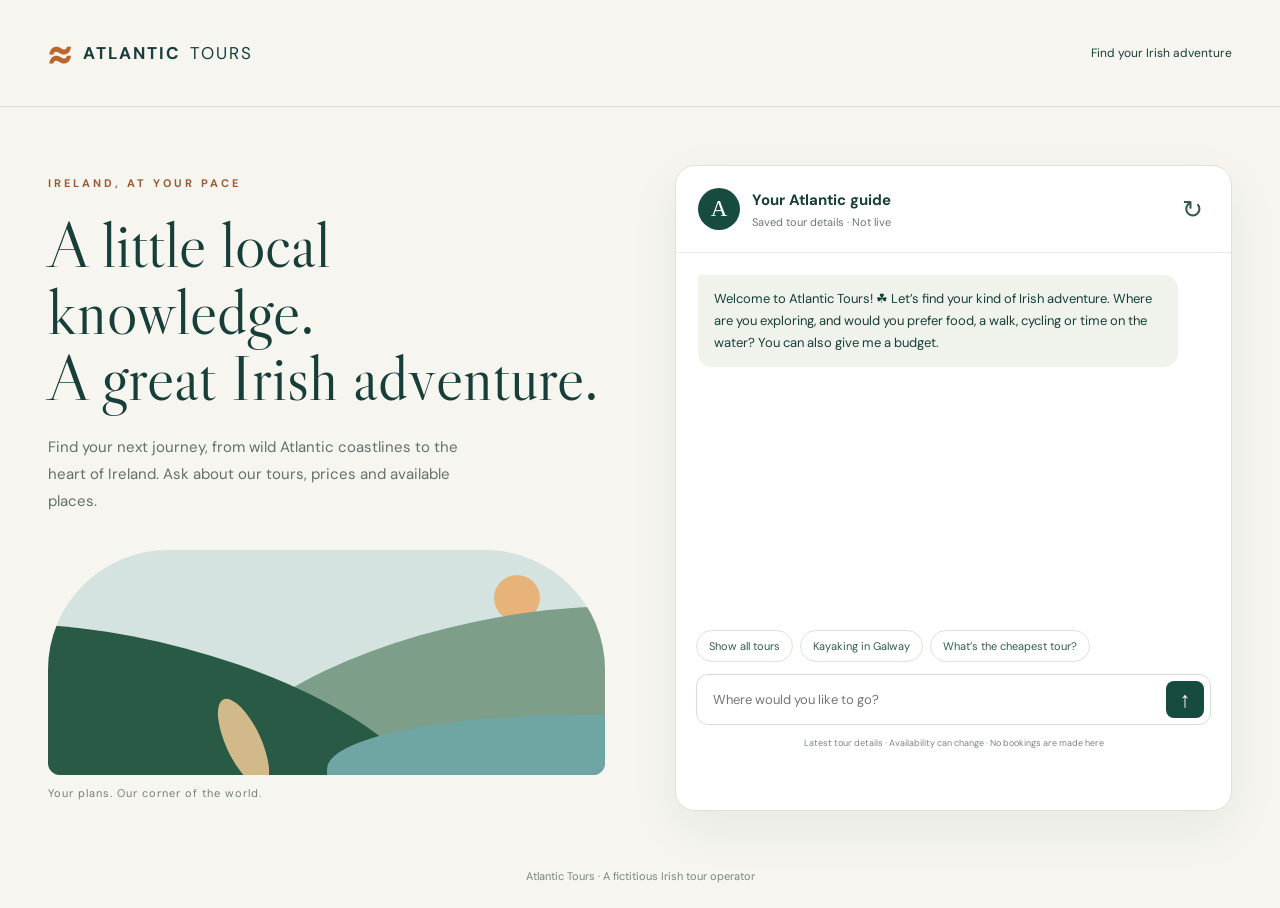
<file: index.html>
<!doctype html>
<html lang="en">
<head>
  <meta charset="utf-8"><meta name="viewport" content="width=device-width,initial-scale=1">
  <meta name="theme-color" content="#093e3b">
  <title>Atlantic Tours · Your Ireland starts here</title>
  <link rel="stylesheet" href="style.css">
</head>
<body>
  <header><a class="brand" href="./"><span class="mark">≈</span> ATLANTIC <span>TOURS</span></a><span class="source">Find your Irish adventure</span></header>
  <main>
    <section class="intro"><p class="eyebrow">IRELAND, AT YOUR PACE</p><h1>A little local knowledge.<br>A great Irish adventure.</h1><p>Find your next journey, from wild Atlantic coastlines to the heart of Ireland. Ask about our tours, prices and available places.</p><div class="landscape" aria-hidden="true"><span class="sun"></span><span class="hill back"></span><span class="hill front"></span><span class="sea"></span><span class="path"></span></div><p class="caption">Your plans. Our corner of the world.</p></section>
    <section class="chat" aria-label="Tour assistant"><div class="chat-head"><div class="avatar">A</div><div><h2>Your Atlantic guide</h2><p id="status" role="status">Getting your guide ready…</p></div><button id="refresh" title="Refresh tour data" aria-label="Refresh tour data">↻</button></div><div id="messages" role="log" aria-live="polite" aria-relevant="additions"></div><div class="suggestions"><button>Show all tours</button><button>Kayaking in Galway</button><button>What’s the cheapest tour?</button></div><form id="chat-form"><label class="sr-only" for="question">Ask about our tours</label><input id="question" placeholder="Where would you like to go?" maxlength="500" autocomplete="off" required><button id="send" aria-label="Send question">↑</button></form><p class="fine">Latest tour details · Availability can change · No bookings are made here</p></section>
  </main><footer>Atlantic Tours · A fictitious Irish tour operator</footer><script src="snapshot.js" defer></script><script src="guide.js" defer></script><script src="app.js" defer></script>
</body></html>
</file>
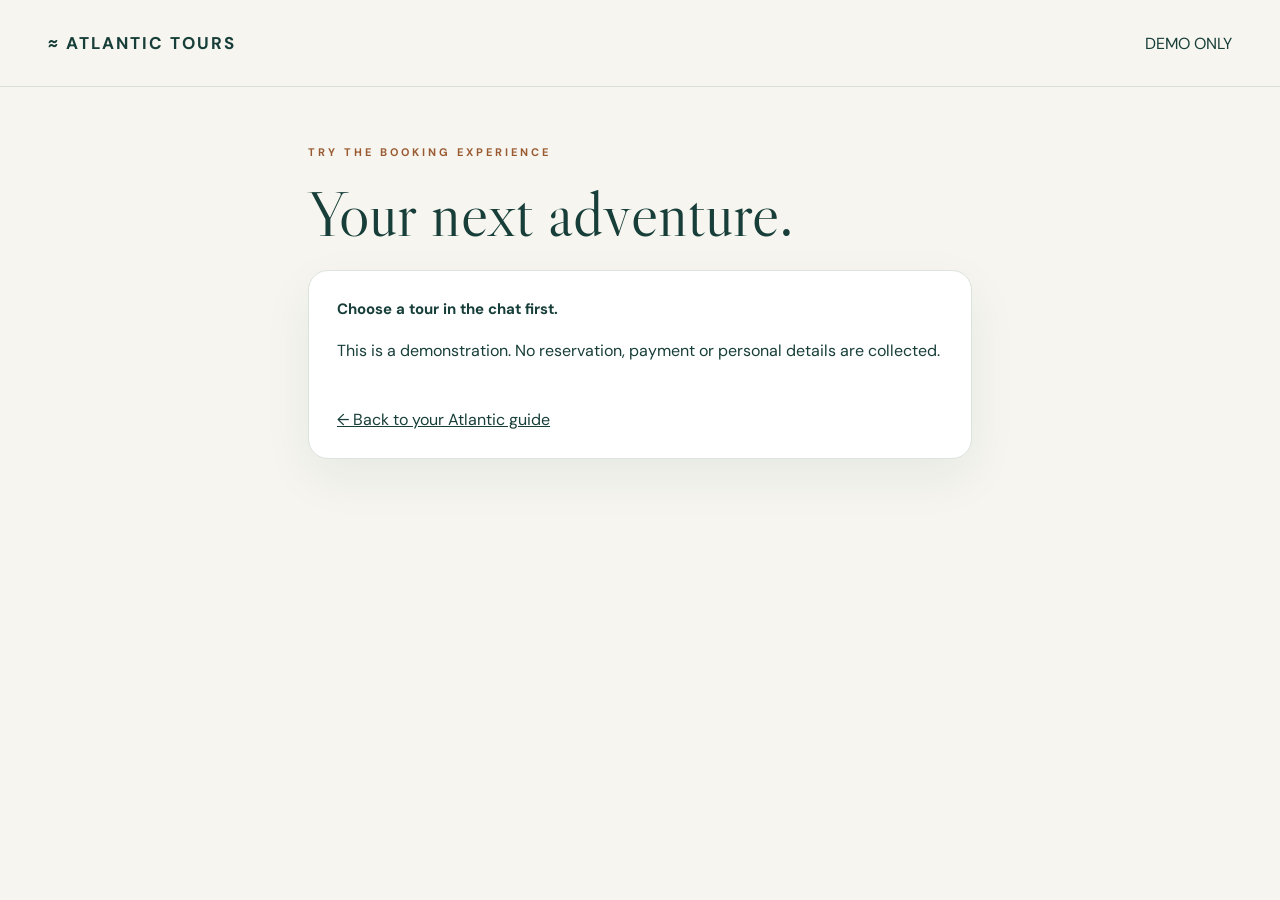
<file: booking.html>
<!doctype html>
<html lang="en"><head><meta charset="utf-8"><meta name="viewport" content="width=device-width,initial-scale=1"><title>Demo booking · Atlantic Tours</title><link rel="stylesheet" href="style.css"></head>
<body><header><a class="brand" href="./">≈ ATLANTIC TOURS</a><span>DEMO ONLY</span></header><main style="display:block;max-width:760px"><p class="eyebrow">TRY THE BOOKING EXPERIENCE</p><h1>Your next adventure.</h1><section class="chat" style="min-height:0;padding:28px"><h2 id="tour">Choose a tour in the chat first.</h2><p>This is a demonstration. No reservation, payment or personal details are collected.</p><button id="demo-confirm" style="padding:14px;background:#174b40;color:white;border:0;border-radius:8px" hidden>Complete practice booking</button><p id="result" role="status"></p><a href="./">← Back to your Atlantic guide</a></section></main><script src="snapshot.js"></script><script src="booking.js"></script></body></html>
</file>
<file: style.css>
@import url('https://fonts.googleapis.com/css2?family=DM+Sans:wght@400;500;600;700&family=Libre+Caslon+Display&display=swap');
:root{font-family:'DM Sans',sans-serif;color:#173e39;background:#f6f5ef;font-synthesis:none}*{box-sizing:border-box}body{margin:0}header{max-width:1280px;margin:auto;padding:32px 48px;display:flex;justify-content:space-between;align-items:center;border-bottom:1px solid #d9dfd7}a{color:inherit}.brand{text-decoration:none;font-size:17px;font-weight:700;letter-spacing:2px;display:flex;align-items:center;gap:9px}.brand>span:last-child{font-weight:400}.mark{font-size:42px;line-height:1;color:#ba672e}.source{font-size:12px}main{max-width:1280px;margin:58px auto;display:grid;grid-template-columns:1fr 1fr;gap:70px;padding:0 48px}.eyebrow{font-size:11px;letter-spacing:3px;font-weight:700;color:#9a5b32}h1{font-family:'Libre Caslon Display',Georgia,serif;font-weight:400;font-size:64px;line-height:1.04;margin:22px 0}.intro>p:not(.eyebrow):not(.caption){max-width:450px;font-size:15px;line-height:1.8;color:#62716a}.landscape{height:225px;overflow:hidden;position:relative;border-radius:120px 120px 12px 12px;background:#d4e3df;margin-top:35px}.sun{position:absolute;top:25px;right:65px;width:46px;height:46px;border-radius:50%;background:#e8b37a}.hill{position:absolute;width:100%;height:200px;border-radius:50%}.back{background:#7d9f89;left:30%;top:70px;transform:rotate(-12deg)}.front{background:#285a46;left:-30%;top:95px;transform:rotate(15deg)}.sea{position:absolute;bottom:0;right:0;width:50%;height:60px;background:#6fa5a2;border-radius:90% 0 0}.path{position:absolute;bottom:-15px;left:32%;width:35px;height:95px;background:#d2b98a;transform:rotate(-25deg);border-radius:50%}.caption{font-size:11px;letter-spacing:1px;color:#738076}.chat{background:#fff;border:1px solid #dce3dc;border-radius:20px;box-shadow:0 18px 50px #143c3910;display:flex;flex-direction:column;min-height:610px;overflow:hidden}.chat-head{display:flex;align-items:center;gap:12px;padding:22px;border-bottom:1px solid #e8ece6}.avatar{background:#174b40;color:#fff;width:42px;height:42px;border-radius:50%;display:grid;place-items:center;font-family:Georgia,serif;font-size:23px}h2{font-size:15px;margin:0 0 5px}.chat-head p{font-size:11px;color:#68796e;margin:0}.chat-head button{margin-left:auto;background:none;border:0;font-size:25px;color:#315c4a;cursor:pointer}#messages{height:365px;overflow:auto;padding:22px;display:flex;flex-direction:column;gap:16px}.message{font-size:13px;line-height:1.7;padding:13px 16px;max-width:94%;border-radius:3px 14px 14px;background:#eff3ec;white-space:pre-wrap;overflow-wrap:anywhere}.message.user{background:#174b40;color:white;align-self:flex-end;border-radius:14px 3px 14px 14px}.message.error{background:#fff0e5;color:#793f18}.suggestions{display:flex;gap:7px;flex-wrap:wrap;padding:12px 20px}.suggestions button{border:1px solid #dce4d8;border-radius:30px;background:white;padding:8px 12px;font:inherit;font-size:11px;color:#315c4a;cursor:pointer}form{display:flex;margin:0 20px;border:1px solid #d4dfd2;border-radius:12px;padding:6px;gap:5px}input{min-width:0;flex:1;border:none;padding:10px;font:inherit;font-size:13px;background:transparent}input:focus{outline:none}form:focus-within{outline:2px solid #95ad8e}#send{border:none;background:#174b40;color:white;border-radius:8px;width:38px;font-size:22px;cursor:pointer}button:disabled{opacity:.5;cursor:wait}.fine{font-size:9px;color:#7a857d;text-align:center;margin:12px 8px 17px}footer{text-align:center;font-size:11px;color:#7a857d;margin:25px}.sr-only{position:absolute;width:1px;height:1px;padding:0;margin:-1px;overflow:hidden;clip:rect(0,0,0,0)}button:focus-visible,a:focus-visible{outline:2px solid #b16e3f;outline-offset:3px}@media(max-width:850px){header{padding:22px}.brand{font-size:12px;gap:5px}.source{font-size:10px}main{grid-template-columns:1fr;gap:28px;margin:30px auto;padding:0 22px;max-width:620px}h1{font-size:49px}.landscape{height:150px;margin-top:20px}.caption{display:none}.chat{min-height:580px}#messages{height:340px}}
</file>
